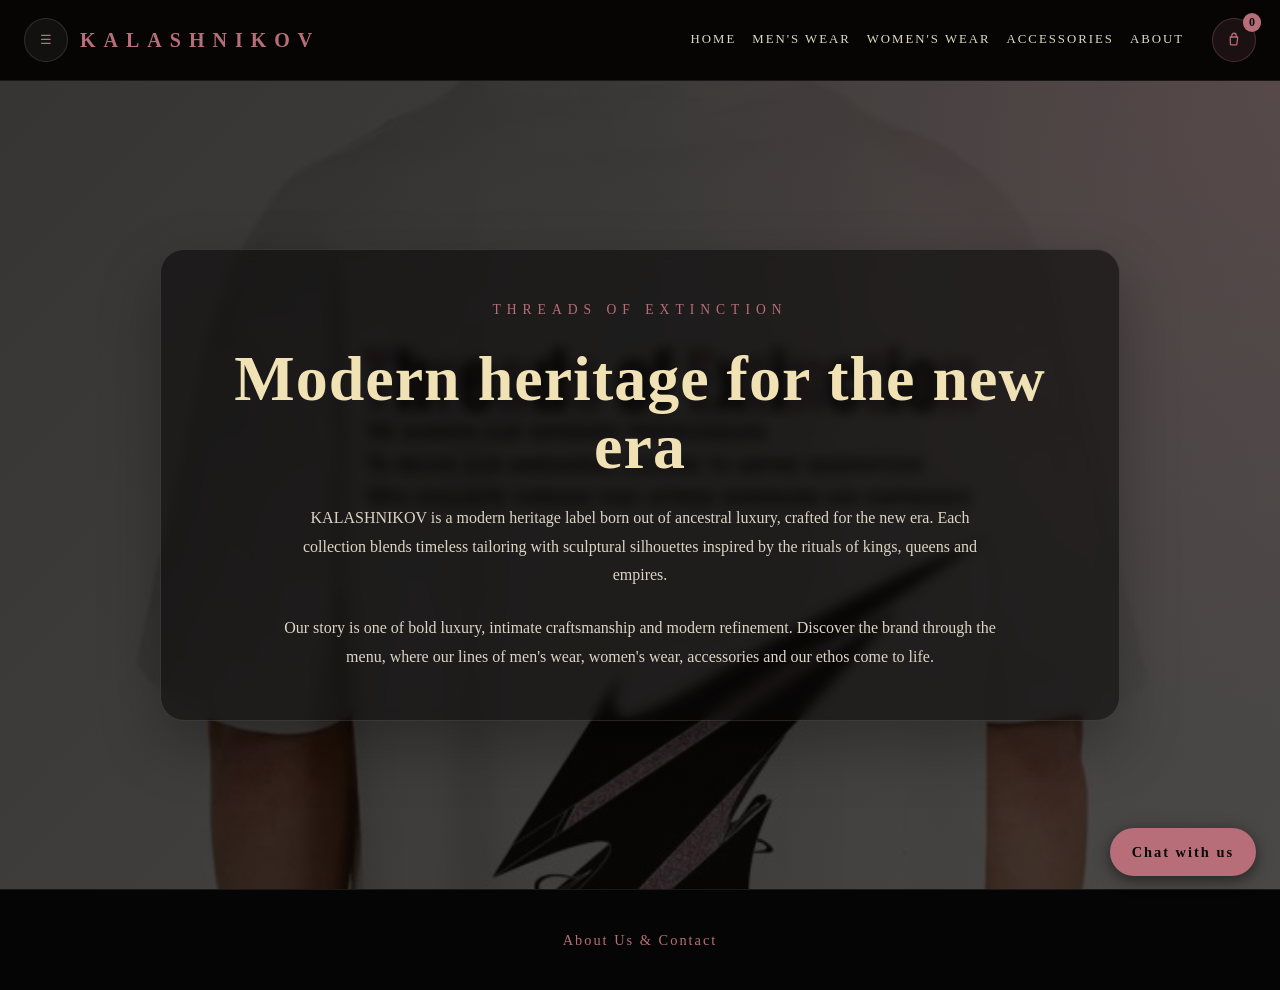
<file: index.html>
<!DOCTYPE html>
<html lang="en">
<head>
    <meta charset="UTF-8">
    <meta name="viewport" content="width=device-width, initial-scale=1.0">
    <meta http-equiv="Cache-Control" content="no-store, no-cache, must-revalidate, max-age=0">
    <meta http-equiv="Pragma" content="no-cache">
    <meta http-equiv="Expires" content="0">
    <title>KALASHNIKOV | Threads of Extinction</title>
    <link rel="stylesheet" href="style.css?v=20260804-3">
</head>
<body>
    <header class="topbar">
        <div class="brand-group">
            <button class="icon-btn menu-toggle" aria-label="Open menu" onclick="toggleMenu()">☰</button>
            <a class="brand-mark" href="index.html" aria-label="Go to homepage">
                <span class="brand-logo">KALASHNIKOV</span>
            </a>
        </div>

        <nav class="header-nav" aria-label="Primary">
            <a href="index.html">Home</a>
            <a href="mens.html">Men's Wear</a>
            <a href="womens.html">Women's Wear</a>
            <a href="accessories.html">Accessories</a>
            <a href="about.html">About</a>
        </nav>

        <div class="topbar-actions">
            <button class="icon-btn cart-button" aria-label="Cart" onclick="toggleCart()">
                <svg viewBox="0 0 24 24" aria-hidden="true" role="img">
                    <path d="M7 8h10l-1.2 9.7a1 1 0 0 1-1 .8H8.2a1 1 0 0 1-1-.8L7 8Z" fill="none" stroke="currentColor" stroke-width="1.7" stroke-linecap="round" stroke-linejoin="round"></path>
                    <path d="M9 8V6a3 3 0 1 1 6 0v2" fill="none" stroke="#b76e79" stroke-width="1.7" stroke-linecap="round"></path>
                </svg>
                <span class="cart-count" id="cart-count">0</span>
            </button>
        </div>
    </header>

    <div id="dropdown-menu" class="dropdown">
        <button class="close-btn" aria-label="Close menu" onclick="toggleMenu()">×</button>
        <nav class="dropdown-links">
            <a href="mens.html">Men's Wear</a>
            <a href="womens.html">Women's Wear</a>
            <a href="accessories.html">Accessories</a>
            <a href="about.html">About Us</a>
            <a class="chat-link" href="https://wa.me/263718489403" target="_blank">Chat with us</a>
        </nav>
    </div>

    <div id="cart-overlay" class="cart-overlay">
        <div class="cart-panel">
            <button class="close-btn" aria-label="Close cart" onclick="toggleCart()">×</button>
            <h2>Your Cart</h2>
            <div id="cart-items" class="cart-items">
                <p class="empty-cart">Your cart is empty.</p>
            </div>
            <div class="cart-total" id="cart-total">Total items: 0</div>
            <button class="checkout-btn" type="button" onclick="checkoutCart()">Checkout</button>
        </div>
    </div>

    <main class="hero">
        <div class="hero-panel">
            <span class="eyebrow">Threads of Extinction</span>
            <h1>Modern heritage for the new era</h1>
            <p class="hero-copy">KALASHNIKOV is a modern heritage label born out of ancestral luxury, crafted for the new era. Each collection blends timeless tailoring with sculptural silhouettes inspired by the rituals of kings, queens and empires.</p>
            <p class="hero-copy">Our story is one of bold luxury, intimate craftsmanship and modern refinement. Discover the brand through the menu, where our lines of men's wear, women's wear, accessories and our ethos come to life.</p>
        </div>
    </main>

    <footer class="footer-bar">
        <a class="footer-link" href="about.html">About Us & Contact</a>
        <a class="chat-btn" href="https://wa.me/263718489403" target="_blank">Chat with us</a>
    </footer>

    <script>
        function toggleMenu() {
            const menu = document.getElementById('dropdown-menu');
            menu.classList.toggle('show');
        }
    </script>
</body>
</html>
</file>
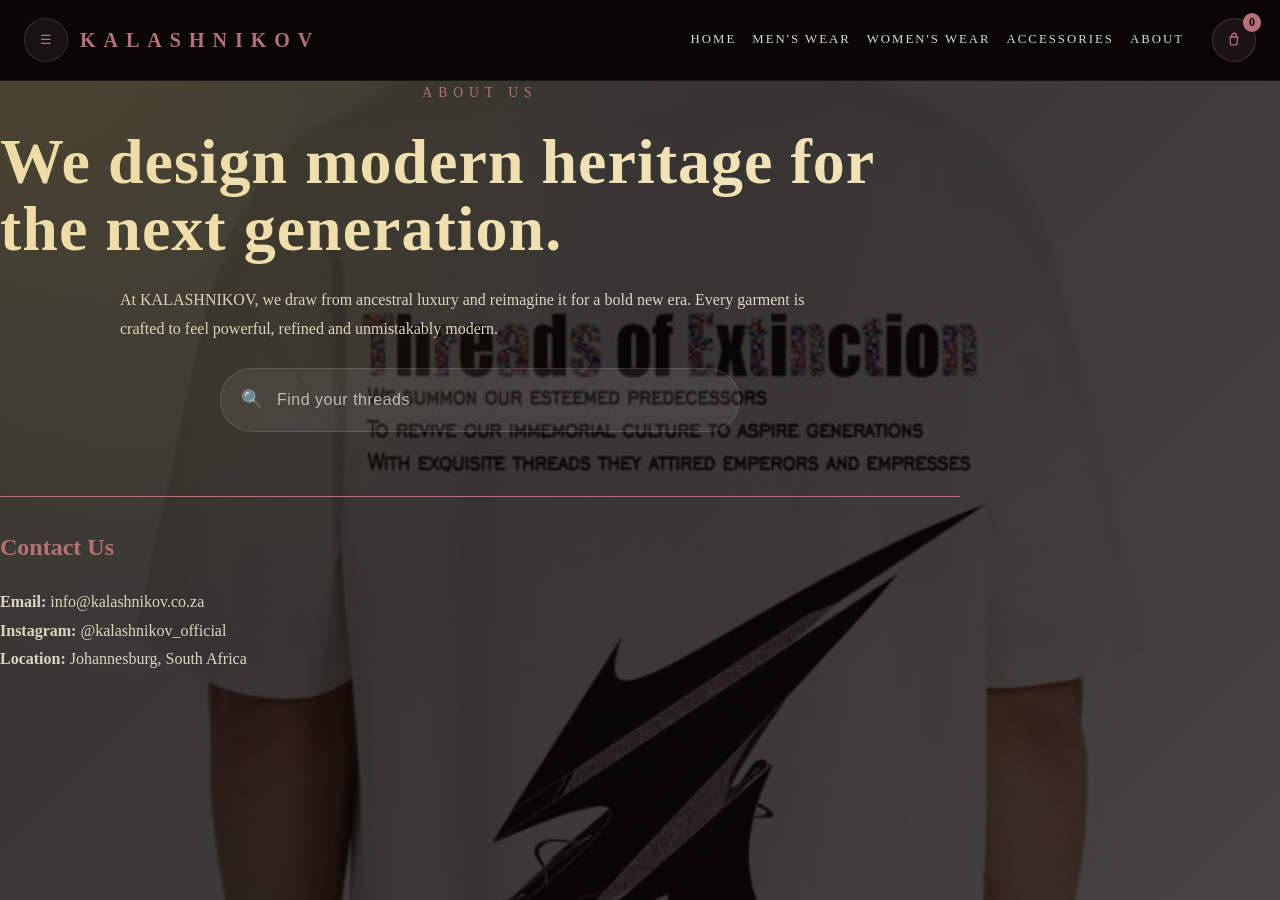
<file: about.html>
<!DOCTYPE html>
<html lang="en">
<head>
    <meta charset="UTF-8">
    <meta name="viewport" content="width=device-width, initial-scale=1.0">
    <meta http-equiv="Cache-Control" content="no-store, no-cache, must-revalidate, max-age=0">
    <meta http-equiv="Pragma" content="no-cache">
    <meta http-equiv="Expires" content="0">
    <title>About Us | KALASHNIKOV</title>
    <link rel="stylesheet" href="style.css?v=20260804-3">
</head>
<body class="about-page">
    <header class="topbar topbar-secondary">
        <div class="brand-group">
            <button class="icon-btn menu-toggle" aria-label="Open menu" onclick="toggleMenu()">☰</button>
            <a class="brand-mark compact" href="index.html" aria-label="Go to homepage">
                <span class="brand-logo">KALASHNIKOV</span>
            </a>
        </div>

        <nav class="header-nav" aria-label="Primary">
            <a href="index.html">Home</a>
            <a href="mens.html">Men's Wear</a>
            <a href="womens.html">Women's Wear</a>
            <a href="accessories.html">Accessories</a>
            <a href="about.html">About</a>
        </nav>

        <div class="topbar-actions">
            <button class="icon-btn cart-button" aria-label="Cart" onclick="toggleCart()">
                <svg viewBox="0 0 24 24" aria-hidden="true" role="img">
                    <path d="M7 8h10l-1.2 9.7a1 1 0 0 1-1 .8H8.2a1 1 0 0 1-1-.8L7 8Z" fill="none" stroke="currentColor" stroke-width="1.7" stroke-linecap="round" stroke-linejoin="round"></path>
                    <path d="M9 8V6a3 3 0 1 1 6 0v2" fill="none" stroke="#b76e79" stroke-width="1.7" stroke-linecap="round"></path>
                </svg>
                <span class="cart-count" id="cart-count">0</span>
            </button>
        </div>
    </header>

    <div id="dropdown-menu" class="dropdown">
        <button class="close-btn" aria-label="Close menu" onclick="toggleMenu()">×</button>
        <nav class="dropdown-links">
            <a href="index.html">Home</a>
            <a href="mens.html">Men's Wear</a>
            <a href="womens.html">Women's Wear</a>
            <a href="accessories.html">Accessories</a>
            <a class="chat-link" href="https://wa.me/263718489403" target="_blank">Chat with us</a>
        </nav>
    </div>

    <div id="cart-overlay" class="cart-overlay">
        <div class="cart-panel">
            <button class="close-btn" aria-label="Close cart" onclick="toggleCart()">×</button>
            <h2>Your Cart</h2>
            <div id="cart-items" class="cart-items">
                <p class="empty-cart">Your cart is empty.</p>
            </div>
            <div class="cart-total" id="cart-total">Total items: 0</div>
            <button class="checkout-btn" type="button" onclick="checkoutCart()">Checkout</button>
        </div>
    </div>

    <main class="about-container">
        <span class="eyebrow">About Us</span>
        <h1>We design modern heritage for the next generation.</h1>
        <p>At KALASHNIKOV, we draw from ancestral luxury and reimagine it for a bold new era. Every garment is crafted to feel powerful, refined and unmistakably modern.</p>
        <form class="search-panel" action="#" role="search">
            <span>🔍</span>
            <input type="search" placeholder="Find your threads" aria-label="Search products">
        </form>

        <section class="contact-info">
            <h2>Contact Us</h2>
            <p><strong>Email:</strong> info@kalashnikov.co.za</p>
            <p><strong>Instagram:</strong> @kalashnikov_official</p>
            <p><strong>Location:</strong> Johannesburg, South Africa</p>
        </section>
    </main>

    <script>
        function toggleMenu() {
            const menu = document.getElementById('dropdown-menu');
            menu.classList.toggle('show');
        }
    </script>
</body>
</html>
</file>
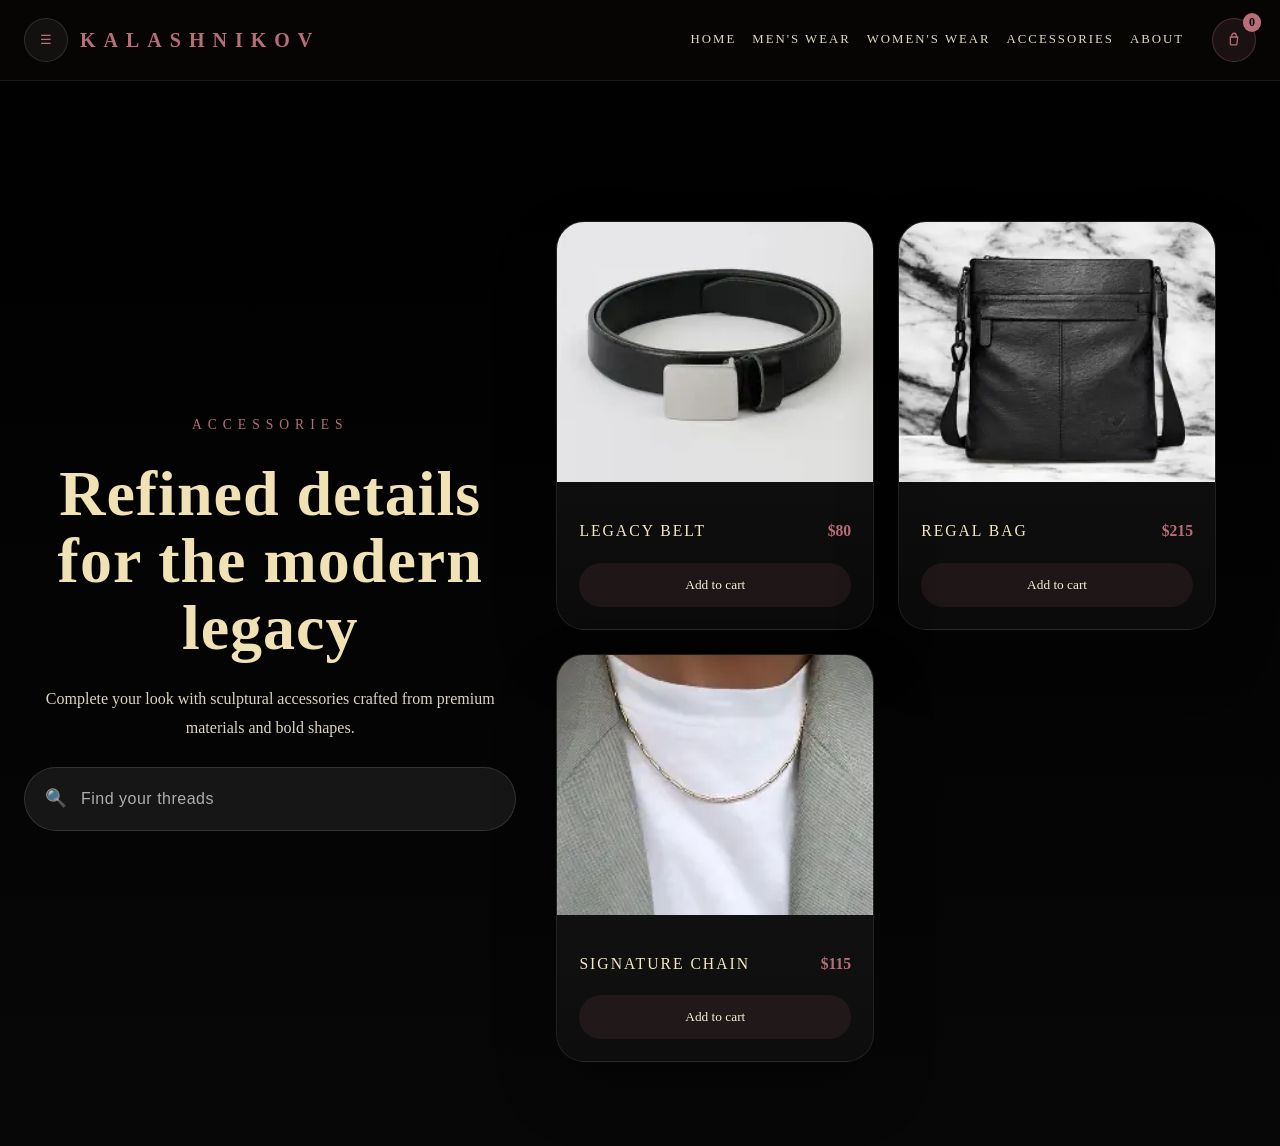
<file: accessories.html>
<!DOCTYPE html>
<html lang="en">
<head>
    <meta charset="UTF-8">
    <meta name="viewport" content="width=device-width, initial-scale=1.0">
    <meta http-equiv="Cache-Control" content="no-store, no-cache, must-revalidate, max-age=0">
    <meta http-equiv="Pragma" content="no-cache">
    <meta http-equiv="Expires" content="0">
    <title>Accessories | KALASHNIKOV</title>
    <link rel="stylesheet" href="style.css?v=20260804-3">
</head>
<body class="category-page">
    <header class="topbar topbar-secondary">
        <div class="brand-group">
            <button class="icon-btn menu-toggle" aria-label="Open menu" onclick="toggleMenu()">☰</button>
            <a class="brand-mark compact" href="index.html" aria-label="Go to homepage">
                <span class="brand-logo">KALASHNIKOV</span>
            </a>
        </div>

        <nav class="header-nav" aria-label="Primary">
            <a href="index.html">Home</a>
            <a href="mens.html">Men's Wear</a>
            <a href="womens.html">Women's Wear</a>
            <a href="accessories.html">Accessories</a>
            <a href="about.html">About</a>
        </nav>

        <div class="topbar-actions">
            <button class="icon-btn cart-button" aria-label="Cart" onclick="toggleCart()">
                <svg viewBox="0 0 24 24" aria-hidden="true" role="img">
                    <path d="M7 8h10l-1.2 9.7a1 1 0 0 1-1 .8H8.2a1 1 0 0 1-1-.8L7 8Z" fill="none" stroke="currentColor" stroke-width="1.7" stroke-linecap="round" stroke-linejoin="round"></path>
                    <path d="M9 8V6a3 3 0 1 1 6 0v2" fill="none" stroke="#b76e79" stroke-width="1.7" stroke-linecap="round"></path>
                </svg>
                <span class="cart-count" id="cart-count">0</span>
            </button>
        </div>
    </header>

    <div id="dropdown-menu" class="dropdown">
        <button class="close-btn" aria-label="Close menu" onclick="toggleMenu()">×</button>
        <nav class="dropdown-links">
            <a href="index.html">Home</a>
            <a href="mens.html">Men's Wear</a>
            <a href="womens.html">Women's Wear</a>
            <a href="about.html">About Us</a>
            <a class="chat-link" href="https://wa.me/263718489403" target="_blank">Chat with us</a>
        </nav>
    </div>

    <div id="cart-overlay" class="cart-overlay">
        <div class="cart-panel">
            <button class="close-btn" aria-label="Close cart" onclick="toggleCart()">×</button>
            <h2>Your Cart</h2>
            <div id="cart-items" class="cart-items">
                <p class="empty-cart">Your cart is empty.</p>
            </div>
            <div class="cart-total" id="cart-total">Total items: 0</div>
            <button class="checkout-btn" type="button" onclick="checkoutCart()">Checkout</button>
        </div>
    </div>

    <main class="category-hero category-accessories">
        <div class="category-copy">
            <span class="eyebrow">Accessories</span>
            <h1>Refined details for the modern legacy</h1>
            <p>Complete your look with sculptural accessories crafted from premium materials and bold shapes.</p>
            <form class="search-panel" action="#" role="search">
                <span>🔍</span>
                <input type="search" placeholder="Find your threads" aria-label="Search products">
            </form>
        </div>

        <div class="product-grid">
            <article class="product-card">
                <img src="images/legacy belt.webp" alt="Legacy Belt">
                <div class="product-detail">
                    <span>Legacy Belt</span>
                    <span class="product-price">$80</span>
                </div>
                <button class="add-to-cart" data-product="Legacy Belt" data-price="80" type="button">Add to cart</button>
            </article>
            <article class="product-card">
                <img src="images/regal bag.webp" alt="Regal Bag">
                <div class="product-detail">
                    <span>Regal Bag</span>
                    <span class="product-price">$215</span>
                </div>
                <button class="add-to-cart" data-product="Regal Bag" data-price="215" type="button">Add to cart</button>
            </article>
            <article class="product-card">
                <img src="images/signature chain.webp" alt="Signature Chain">
                <div class="product-detail">
                    <span>Signature Chain</span>
                    <span class="product-price">$115</span>
                </div>
                <button class="add-to-cart" data-product="Signature Chain" data-price="115" type="button">Add to cart</button>
            </article>
        </div>
    </main>

    <script src="script.js"></script>
</body>
</html>
</file>
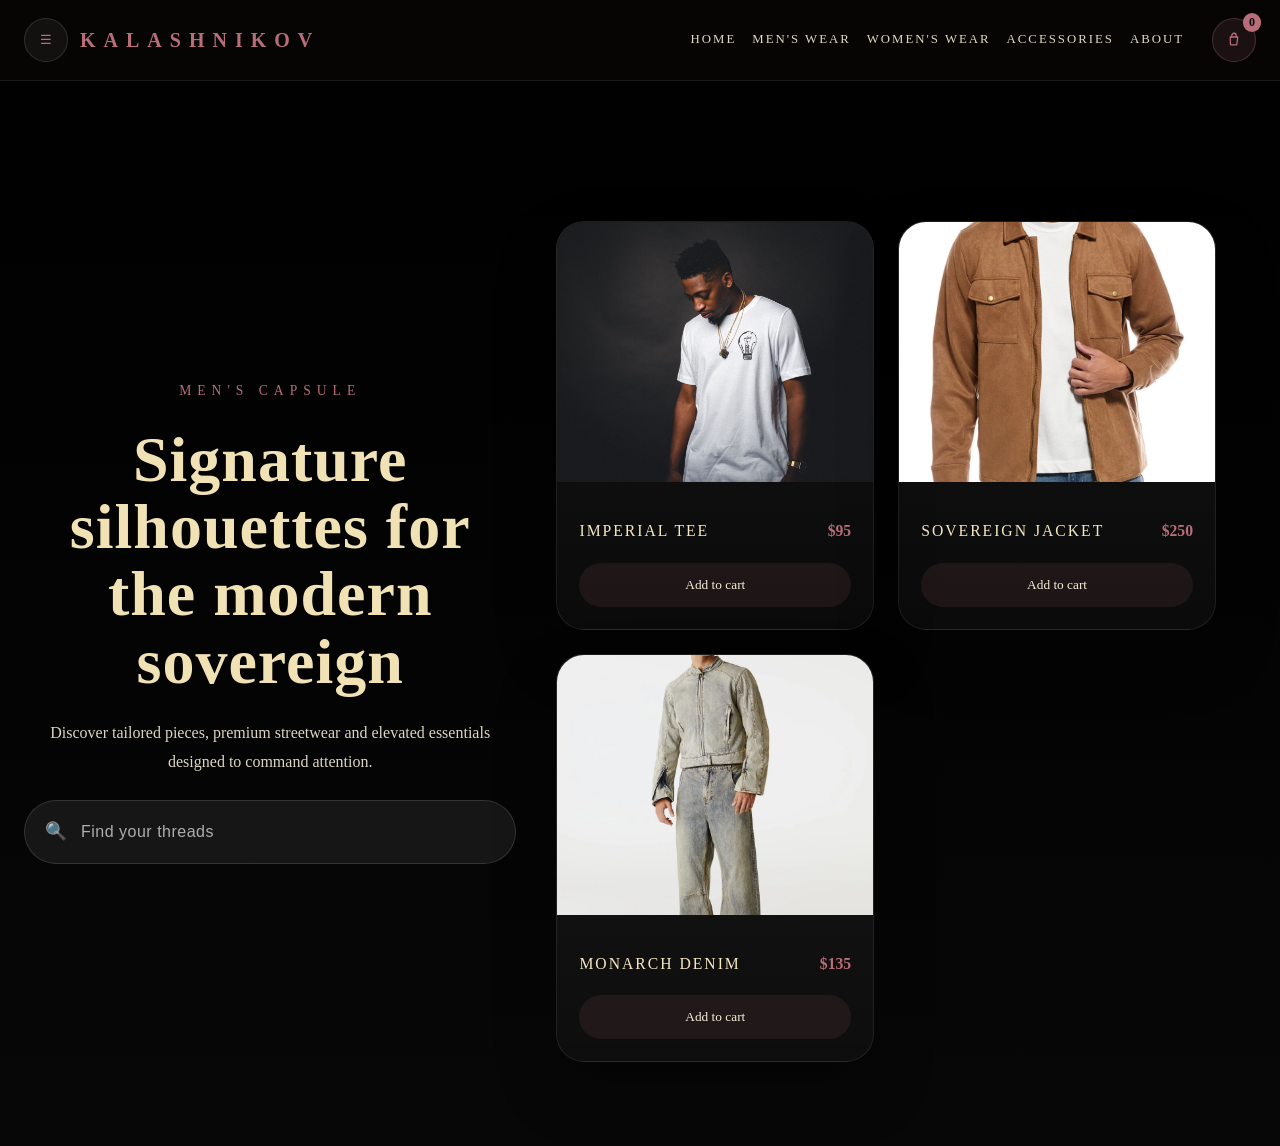
<file: mens.html>
<!DOCTYPE html>
<html lang="en">
<head>
    <meta charset="UTF-8">
    <meta name="viewport" content="width=device-width, initial-scale=1.0">
    <meta http-equiv="Cache-Control" content="no-store, no-cache, must-revalidate, max-age=0">
    <meta http-equiv="Pragma" content="no-cache">
    <meta http-equiv="Expires" content="0">
    <title>Men's Wear | KALASHNIKOV</title>
    <link rel="stylesheet" href="style.css?v=20260804-3">
</head>
<body class="category-page">
    <header class="topbar topbar-secondary">
        <div class="brand-group">
            <button class="icon-btn menu-toggle" aria-label="Open menu" onclick="toggleMenu()">☰</button>
            <a class="brand-mark compact" href="index.html" aria-label="Go to homepage">
                <span class="brand-logo">KALASHNIKOV</span>
            </a>
        </div>

        <nav class="header-nav" aria-label="Primary">
            <a href="index.html">Home</a>
            <a href="mens.html">Men's Wear</a>
            <a href="womens.html">Women's Wear</a>
            <a href="accessories.html">Accessories</a>
            <a href="about.html">About</a>
        </nav>

        <div class="topbar-actions">
            <button class="icon-btn cart-button" aria-label="Cart" onclick="toggleCart()">
                <svg viewBox="0 0 24 24" aria-hidden="true" role="img">
                    <path d="M7 8h10l-1.2 9.7a1 1 0 0 1-1 .8H8.2a1 1 0 0 1-1-.8L7 8Z" fill="none" stroke="currentColor" stroke-width="1.7" stroke-linecap="round" stroke-linejoin="round"></path>
                    <path d="M9 8V6a3 3 0 1 1 6 0v2" fill="none" stroke="#b76e79" stroke-width="1.7" stroke-linecap="round"></path>
                </svg>
                <span class="cart-count" id="cart-count">0</span>
            </button>
        </div>
    </header>

    <div id="dropdown-menu" class="dropdown">
        <button class="close-btn" aria-label="Close menu" onclick="toggleMenu()">×</button>
        <nav class="dropdown-links">
            <a href="index.html">Home</a>
            <a href="womens.html">Women's Wear</a>
            <a href="accessories.html">Accessories</a>
            <a href="about.html">About Us</a>
            <a class="chat-link" href="https://wa.me/263718489403" target="_blank">Chat with us</a>
        </nav>
    </div>

    <div id="cart-overlay" class="cart-overlay">
        <div class="cart-panel">
            <button class="close-btn" aria-label="Close cart" onclick="toggleCart()">×</button>
            <h2>Your Cart</h2>
            <div id="cart-items" class="cart-items">
                <p class="empty-cart">Your cart is empty.</p>
            </div>
            <div class="cart-total" id="cart-total">Total items: 0</div>
            <button class="checkout-btn" type="button" onclick="checkoutCart()">Checkout</button>
        </div>
    </div>

    <main class="category-hero category-mens">
        <div class="category-copy">
            <span class="eyebrow">Men's Capsule</span>
            <h1>Signature silhouettes for the modern sovereign</h1>
            <p>Discover tailored pieces, premium streetwear and elevated essentials designed to command attention.</p>
            <form class="search-panel" action="#" role="search">
                <span>🔍</span>
                <input type="search" placeholder="Find your threads" aria-label="Search products">
            </form>
        </div>

        <div class="product-grid">
            <article class="product-card">
                <img src="images/imperial tee.jpeg" alt="Imperial Tee">
                <div class="product-detail">
                    <span>Imperial Tee</span>
                    <span class="product-price">$95</span>
                </div>
                <button class="add-to-cart" data-product="Imperial Tee" data-price="95" type="button">Add to cart</button>
            </article>
            <article class="product-card">
                <img src="images/sovereign jacket.webp" alt="Sovereign Jacket">
                <div class="product-detail">
                    <span>Sovereign Jacket</span>
                    <span class="product-price">$250</span>
                </div>
                <button class="add-to-cart" data-product="Sovereign Jacket" data-price="250" type="button">Add to cart</button>
            </article>
            <article class="product-card">
                <img src="images/monach denim.webp" alt="Monarch Denim">
                <div class="product-detail">
                    <span>Monarch Denim</span>
                    <span class="product-price">$135</span>
                </div>
                <button class="add-to-cart" data-product="Monarch Denim" data-price="135" type="button">Add to cart</button>
            </article>
        </div>
    </main>

    <script src="script.js"></script>
</body>
</html>
</file>
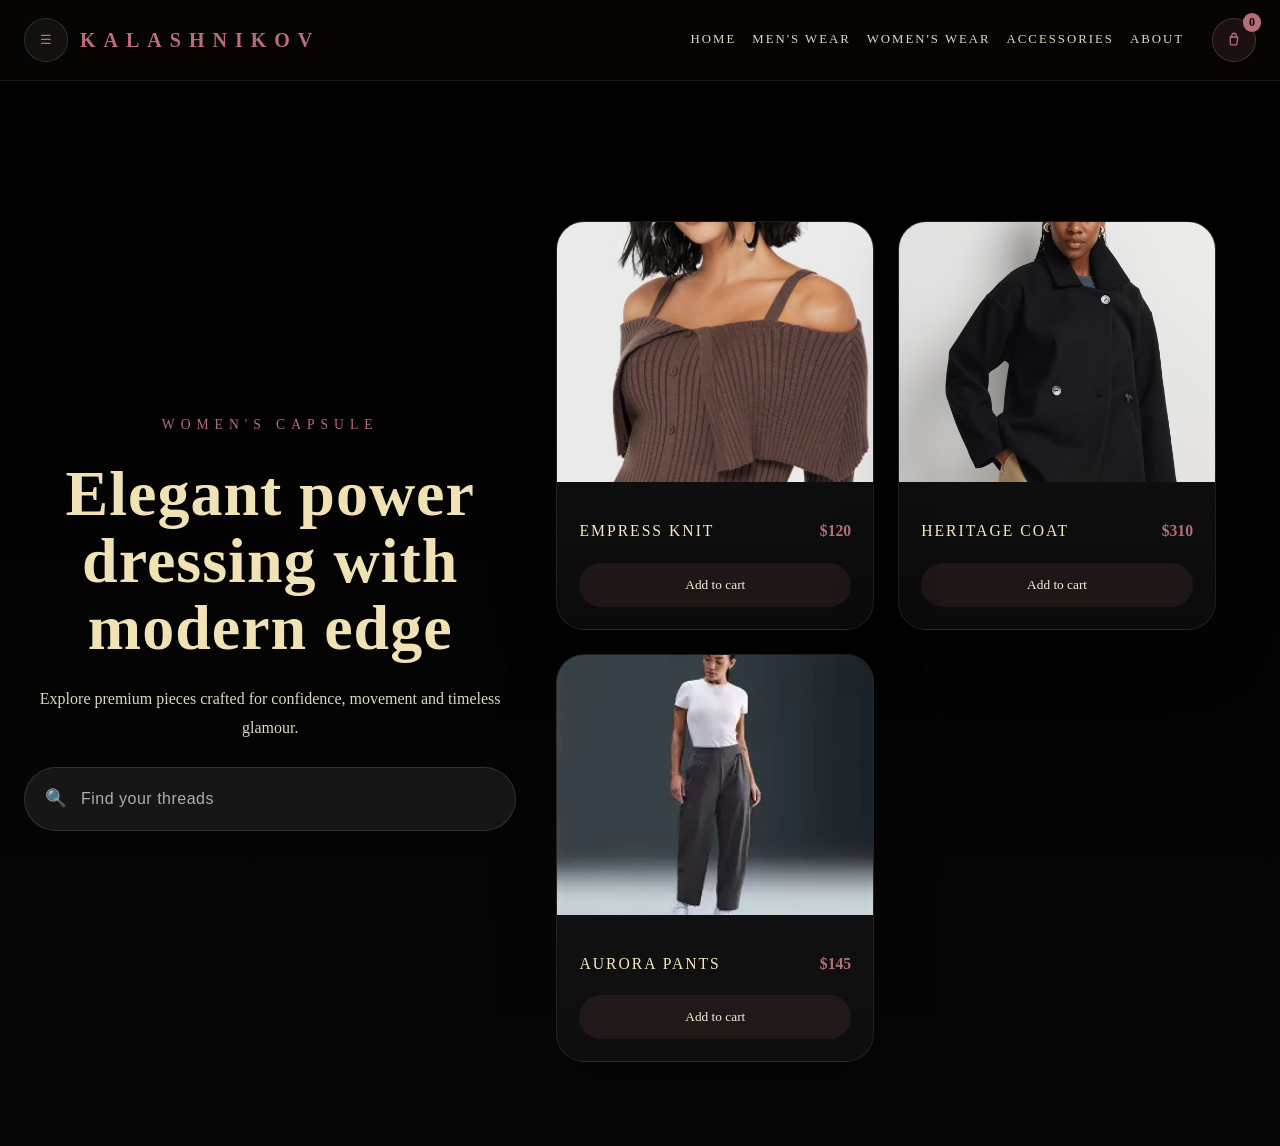
<file: womens.html>
<!DOCTYPE html>
<html lang="en">
<head>
    <meta charset="UTF-8">
    <meta name="viewport" content="width=device-width, initial-scale=1.0">
    <meta http-equiv="Cache-Control" content="no-store, no-cache, must-revalidate, max-age=0">
    <meta http-equiv="Pragma" content="no-cache">
    <meta http-equiv="Expires" content="0">
    <title>Women's Wear | KALASHNIKOV</title>
    <link rel="stylesheet" href="style.css?v=20260804-3">
</head>
<body class="category-page">
    <header class="topbar topbar-secondary">
        <div class="brand-group">
            <button class="icon-btn menu-toggle" aria-label="Open menu" onclick="toggleMenu()">☰</button>
            <a class="brand-mark compact" href="index.html" aria-label="Go to homepage">
                <span class="brand-logo">KALASHNIKOV</span>
            </a>
        </div>

        <nav class="header-nav" aria-label="Primary">
            <a href="index.html">Home</a>
            <a href="mens.html">Men's Wear</a>
            <a href="womens.html">Women's Wear</a>
            <a href="accessories.html">Accessories</a>
            <a href="about.html">About</a>
        </nav>

        <div class="topbar-actions">
            <button class="icon-btn cart-button" aria-label="Cart" onclick="toggleCart()">
                <svg viewBox="0 0 24 24" aria-hidden="true" role="img">
                    <path d="M7 8h10l-1.2 9.7a1 1 0 0 1-1 .8H8.2a1 1 0 0 1-1-.8L7 8Z" fill="none" stroke="currentColor" stroke-width="1.7" stroke-linecap="round" stroke-linejoin="round"></path>
                    <path d="M9 8V6a3 3 0 1 1 6 0v2" fill="none" stroke="#b76e79" stroke-width="1.7" stroke-linecap="round"></path>
                </svg>
                <span class="cart-count" id="cart-count">0</span>
            </button>
        </div>
    </header>

    <div id="dropdown-menu" class="dropdown">
        <button class="close-btn" aria-label="Close menu" onclick="toggleMenu()">×</button>
        <nav class="dropdown-links">
            <a href="index.html">Home</a>
            <a href="mens.html">Men's Wear</a>
            <a href="accessories.html">Accessories</a>
            <a href="about.html">About Us</a>
            <a class="chat-link" href="https://wa.me/263718489403" target="_blank">Chat with us</a>
        </nav>
    </div>

    <div id="cart-overlay" class="cart-overlay">
        <div class="cart-panel">
            <button class="close-btn" aria-label="Close cart" onclick="toggleCart()">×</button>
            <h2>Your Cart</h2>
            <div id="cart-items" class="cart-items">
                <p class="empty-cart">Your cart is empty.</p>
            </div>
            <div class="cart-total" id="cart-total">Total items: 0</div>
            <button class="checkout-btn" type="button" onclick="checkoutCart()">Checkout</button>
        </div>
    </div>

    <main class="category-hero category-womens">
        <div class="category-copy">
            <span class="eyebrow">Women's Capsule</span>
            <h1>Elegant power dressing with modern edge</h1>
            <p>Explore premium pieces crafted for confidence, movement and timeless glamour.</p>
            <form class="search-panel" action="#" role="search">
                <span>🔍</span>
                <input type="search" placeholder="Find your threads" aria-label="Search products">
            </form>
        </div>

        <div class="product-grid">
            <article class="product-card">
                <img src="images/empress knit.jpg" alt="Empress Knit">
                <div class="product-detail">
                    <span>Empress Knit</span>
                    <span class="product-price">$120</span>
                </div>
                <button class="add-to-cart" data-product="Empress Knit" data-price="120" type="button">Add to cart</button>
            </article>
            <article class="product-card">
                <img src="images/heritage coat women.png" alt="Heritage Coat">
                <div class="product-detail">
                    <span>Heritage Coat</span>
                    <span class="product-price">$310</span>
                </div>
                <button class="add-to-cart" data-product="Heritage Coat" data-price="310" type="button">Add to cart</button>
            </article>
            <article class="product-card">
                <img src="images/aurora pants.webp" alt="Aurora Pants">
                <div class="product-detail">
                    <span>Aurora Pants</span>
                    <span class="product-price">$145</span>
                </div>
                <button class="add-to-cart" data-product="Aurora Pants" data-price="145" type="button">Add to cart</button>
            </article>
        </div>
    </main>

    <script src="script.js"></script>
</body>
</html>
</file>
<file: style.css>
/* Reset and Base Styles */
* {
  margin: 0;
  padding: 0;
  box-sizing: border-box;
}

html {
  scroll-behavior: smooth;
}

body {
  font-family: 'Georgia', serif;
  color: #f6f0d8;
  background: #080707;
  min-height: 100vh;
  line-height: 1.7;
  overflow-x: hidden;
}

img {
  max-width: 100%;
  display: block;
}

a {
  color: inherit;
  text-decoration: none;
}

button,
.icon-btn {
  font-family: inherit;
}

.topbar,
.topbar-secondary {
  position: sticky;
  top: 0;
  z-index: 20;
  display: flex;
  justify-content: space-between;
  align-items: center;
  padding: 18px 24px;
  gap: 16px;
  background: rgba(7, 6, 5, 0.96);
  border-bottom: 1px solid rgba(255, 255, 255, 0.08);
}

.brand-group {
  display: flex;
  align-items: center;
  gap: 12px;
}

.topbar-actions {
  display: flex;
  align-items: center;
  gap: 10px;
}

.header-nav {
  display: flex;
  align-items: center;
  justify-content: center;
  gap: 16px;
  margin-left: auto;
  margin-right: 12px;
  flex-wrap: wrap;
}

.header-nav a {
  font-size: 0.8rem;
  letter-spacing: 2px;
  text-transform: uppercase;
  color: #f6f0d8;
  opacity: 0.9;
  transition: color 0.2s ease, opacity 0.2s ease;
}

.header-nav a:hover {
  color: #b76e79;
  opacity: 1;
}

.brand-mark {
  display: flex;
  flex-direction: column;
  align-items: center;
  gap: 4px;
  letter-spacing: 8px;
  text-transform: uppercase;
  color: #b76e79;
  font-weight: 700;
}

.brand-mark.compact {
  align-items: flex-start;
}

.brand-logo,
.brand-subtitle {
  display: block;
}

.brand-logo {
  font-size: 1.25rem;
}

.brand-subtitle {
  font-size: 0.75rem;
  letter-spacing: 4px;
  opacity: 0.85;
}

.icon-stack {
  display: flex;
  gap: 12px;
}

.icon-btn,
button.checkout-btn,
button.add-to-cart {
  display: inline-flex;
  align-items: center;
  justify-content: center;
  border: none;
  border-radius: 999px;
  cursor: pointer;
  transition: transform 0.25s ease, background 0.25s ease, opacity 0.25s ease;
}

.icon-btn {
  width: 44px;
  height: 44px;
  border: 1px solid rgba(255, 255, 255, 0.12);
  background: rgba(255, 255, 255, 0.05);
  color: #b76e79;
}

.menu-toggle {
  display: inline-flex;
}

.icon-btn:hover {
  transform: translateY(-1px);
  background: rgba(183, 110, 121, 0.15);
}

.cart-button {
  position: relative;
  color: #b76e79;
  background: rgba(183, 110, 121, 0.12);
  border-color: rgba(183, 110, 121, 0.3);
}

.cart-button svg {
  width: 18px;
  height: 18px;
  display: block;
}

.cart-count {
  position: absolute;
  top: -6px;
  right: -6px;
  min-width: 18px;
  padding: 2px 6px;
  border-radius: 999px;
  background: #b76e79;
  color: #080707;
  font-size: 0.75rem;
  font-weight: 700;
  display: inline-flex;
  align-items: center;
  justify-content: center;
}

.cart-overlay {
  position: fixed;
  inset: 0;
  background: rgba(0, 0, 0, 0.85);
  display: flex;
  justify-content: center;
  align-items: center;
  opacity: 0;
  pointer-events: none;
  transition: opacity 0.25s ease;
  z-index: 30;
}

.cart-overlay.show {
  opacity: 1;
  pointer-events: auto;
}

.cart-panel {
  width: min(520px, calc(100% - 40px));
  padding: 32px;
  border-radius: 30px;
  background: #0f0d0c;
  border: 1px solid rgba(183, 110, 121, 0.25);
  box-shadow: 0 28px 70px rgba(0, 0, 0, 0.45);
  display: grid;
  gap: 22px;
}

.cart-panel h2 {
  margin: 0;
  color: #f6f0d8;
  font-size: 1.65rem;
  letter-spacing: 2px;
}

.cart-items {
  display: grid;
  gap: 14px;
}

.cart-item {
  display: flex;
  justify-content: space-between;
  align-items: center;
  padding: 16px 18px;
  border-radius: 18px;
  background: rgba(255, 255, 255, 0.05);
  border: 1px solid rgba(255, 255, 255, 0.08);
  color: #f6f0d8;
}

.cart-line-left {
  display: flex;
  flex-direction: column;
  gap: 6px;
}

.cart-line-right {
  font-weight: 700;
  color: #b76e79;
}

.cart-meta {
  font-size: 0.85rem;
  color: rgba(246, 240, 216, 0.8);
}

.cart-total {
  color: #b76e79;
  font-weight: 700;
  letter-spacing: 1px;
}

.checkout-btn {
  width: 100%;
  padding: 16px 18px;
  background: #b76e79;
  color: #080707;
  font-size: 1rem;
  font-weight: 700;
}

.checkout-btn:hover {
  transform: translateY(-1px);
  opacity: 0.95;
}

.empty-cart {
  color: rgba(246, 240, 216, 0.85);
  font-size: 0.95rem;
}

.hero,
.category-hero {
  min-height: calc(100vh - 92px);
  display: flex;
  align-items: center;
  justify-content: center;
  padding: 44px 24px;
  text-align: center;
  background: linear-gradient(180deg, rgba(0, 0, 0, 0.96), rgba(8, 7, 7, 0.96));
}

.hero {
  position: relative;
  overflow: hidden;
  background:
    linear-gradient(135deg, rgba(7, 6, 5, 0.8), rgba(10, 8, 6, 0.72)),
    url('images/background.jpeg') center/cover no-repeat;
  isolation: isolate;
}

.hero::before {
  content: '';
  position: absolute;
  inset: 0;
  background: radial-gradient(circle at top right, rgba(183, 110, 121, 0.18), transparent 45%);
  pointer-events: none;
  z-index: -1;
}

.hero-panel,
.category-copy,
.about-container {
  width: min(960px, 100%);
  display: flex;
  flex-direction: column;
  gap: 24px;
  align-items: center;
}

.hero-panel {
  position: relative;
  z-index: 1;
  padding: clamp(28px, 5vw, 48px);
  border-radius: 24px;
  background: rgba(9, 8, 7, 0.58);
  border: 1px solid rgba(255, 255, 255, 0.12);
  box-shadow: 0 24px 60px rgba(0, 0, 0, 0.28);
  backdrop-filter: blur(6px);
  -webkit-backdrop-filter: blur(6px);
}

.eyebrow {
  font-size: 0.85rem;
  letter-spacing: 6px;
  text-transform: uppercase;
  color: #b76e79;
}

.hero-panel h1,
.category-copy h1,
.about-container h1 {
  font-size: clamp(2.4rem, 6vw, 4rem);
  line-height: 1.05;
  letter-spacing: 1px;
  color: #f1e2b5;
}

.hero-copy,
.category-copy p,
.about-container p {
  max-width: 720px;
  color: #ddd5c4;
  font-size: 1rem;
  line-height: 1.8;
}

.search-panel {
  width: 100%;
  max-width: 520px;
  display: flex;
  align-items: center;
  gap: 14px;
  padding: 16px 20px;
  border-radius: 999px;
  background: rgba(255, 255, 255, 0.07);
  border: 1px solid rgba(255, 255, 255, 0.12);
}

.search-panel span {
  color: rgba(255, 255, 255, 0.85);
  font-size: 1.1rem;
}

.search-panel input {
  flex: 1;
  border: none;
  outline: none;
  background: transparent;
  color: #fff;
  font-size: 1rem;
  letter-spacing: 0.5px;
}

.search-panel input::placeholder {
  color: rgba(255, 255, 255, 0.65);
}

.product-grid {
  display: grid;
  grid-template-columns: repeat(auto-fit, minmax(250px, 1fr));
  gap: 24px;
  padding: 40px;
  width: 100%;
}

.product-card {
  min-height: 320px;
  padding: 0;
  border-radius: 28px;
  border: 1px solid rgba(255, 255, 255, 0.08);
  background: linear-gradient(180deg, rgba(255,255,255,0.08), rgba(255,255,255,0.03));
  box-shadow: 0 28px 60px rgba(0, 0, 0, 0.25);
  display: flex;
  flex-direction: column;
  justify-content: space-between;
  gap: 18px;
  text-transform: uppercase;
  letter-spacing: 2px;
  color: #f5e7c2;
  font-size: 1.05rem;
  overflow: hidden;
  transition: transform 0.25s ease, box-shadow 0.25s ease;
}

.product-card:hover {
  transform: translateY(-3px);
  box-shadow: 0 24px 50px rgba(0, 0, 0, 0.32);
}

.product-card img {
  width: 100%;
  height: 260px;
  object-fit: cover;
  display: block;
}

.product-detail {
  display: flex;
  justify-content: space-between;
  align-items: center;
  padding: 18px 22px 0;
  gap: 12px;
  width: 100%;
  font-size: 0.98rem;
}

.product-detail span {
  display: block;
}

.product-price {
  color: #b76e79;
  font-weight: 700;
  letter-spacing: 0;
}

.add-to-cart {
  margin: 0 22px 22px;
  padding: 14px 18px;
  border: 1px solid rgba(183, 110, 121, 0.35);
  background: rgba(183, 110, 121, 0.1);
  color: #f6f0d8;
}

.add-to-cart:hover {
  transform: translateY(-1px);
  background: rgba(183, 110, 121, 0.18);
}

.about-page {
  position: relative;
  min-height: 100vh;
  background:
    linear-gradient(135deg, rgba(7, 6, 5, 0.82), rgba(10, 8, 6, 0.74)),
    url('images/background.jpeg') center/cover no-repeat;
  color: white;
}

.about-page::before {
  content: '';
  position: absolute;
  inset: 0;
  background: radial-gradient(circle at top left, rgba(212, 175, 55, 0.16), transparent 45%);
  pointer-events: none;
}

..about-container {
  position: relative;
  z-index: 1;
  max-width: 840px;
  margin: 100px auto;
  text-align: center;
  padding: clamp(28px, 5vw, 40px);
  border-radius: 24px;
  background: rgba(9, 8, 7, 0.58);
  border: 1px solid rgba(255, 255, 255, 0.12);
  box-shadow: 0 24px 60px rgba(0, 0, 0, 0.28);
  backdrop-filter: blur(6px);
  -webkit-backdrop-filter: blur(6px);
}

.about-container h1 {
  color: #f1e2b5;
}

.contact-info {
  width: 100%;
  border-top: 1px solid #b76e79;
  padding-top: 30px;
  margin-top: 40px;
}

.contact-info h2 {
  color: #b76e79;
  margin-bottom: 20px;
}

.category-copy {
  width: min(860px, 100%);
  margin-bottom: 40px;
}

.category-copy h1 {
  max-width: 760px;
}

.category-hero {
  padding-top: 100px;
  text-align: center;
}

.footer-bar {
  display: flex;
  justify-content: center;
  flex-wrap: wrap;
  gap: 18px;
  padding: 26px 24px;
  border-top: 1px solid rgba(255, 255, 255, 0.08);
  background: #060505;
}

.footer-link,
.chat-btn {
  color: #b76e79;
  letter-spacing: 2px;
  font-size: 0.9rem;
}

.footer-link {
  padding: 12px 16px;
}

.chat-btn {
  position: fixed;
  bottom: 24px;
  right: 24px;
  background: #b76e79;
  color: #080707;
  padding: 12px 22px;
  border-radius: 50px;
  font-weight: 700;
  box-shadow: 0 4px 15px rgba(0, 0, 0, 0.5);
  z-index: 100;
}

.chat-btn:hover {
  transform: scale(1.05);
}

input:focus,
.search-panel input:focus,
button:focus {
  outline: none;
  border-color: #b76e79;
}

.dropdown {
  position: fixed;
  inset: 0;
  background: rgba(0, 0, 0, 0.95);
  display: none;
  flex-direction: column;
  justify-content: center;
  align-items: center;
  padding: 40px;
  z-index: 1000;
}

.dropdown.show {
  display: flex;
}

.dropdown-links {
  display: flex;
  flex-direction: column;
  align-items: center;
  gap: 18px;
}

.dropdown a {
  color: #b76e79;
  font-size: 2rem;
  text-decoration: none;
}

.close-btn {
  position: absolute;
  top: 24px;
  right: 24px;
  font-size: 2.5rem;
  color: white;
  background: transparent;
  border: none;
  cursor: pointer;
}

@media (max-width: 900px) {
  .topbar,
  .topbar-secondary {
    flex-wrap: wrap;
  }

  .header-nav {
    order: 3;
    width: 100%;
    justify-content: center;
    margin: 4px 0 0;
  }
}

@media (max-width: 768px) {
  .menu-toggle {
    display: inline-flex;
  }

  .topbar-actions {
    margin-left: auto;
  }

  .header-nav {
    display: flex;
    width: 100%;
    justify-content: center;
    margin: 8px 0 0;
    order: 3;
  }

  .header-nav a {
    font-size: 0.72rem;
    letter-spacing: 1px;
  }

  .topbar,
  .topbar-secondary {
    padding: 16px 18px;
  }

  .brand-logo {
    font-size: 1rem;
  }

  .hero,
  .category-hero {
    padding: 24px 16px;
    align-items: flex-start;
  }

  .category-hero {
    display: block;
    min-height: auto;
    padding: 24px 16px 32px;
  }

  .category-copy {
    width: 100%;
    margin-bottom: 20px;
    text-align: left;
  }

  .hero-panel {
    width: 100%;
    padding: 24px 20px;
  }

  h1 {
    font-size: 1.9rem;
  }

  p,
  .hero-copy,
  .category-copy p,
  .about-container p {
    font-size: 0.95rem;
  }

  .product-grid {
    padding: 0 0 24px;
    display: block;
    width: 100%;
    overflow: visible;
  }

  .product-grid::-webkit-scrollbar {
    display: none;
  }

  .product-grid::-webkit-scrollbar {
    height: 7px;
  }

  .product-grid::-webkit-scrollbar-thumb {
    background: rgba(183, 110, 121, 0.6);
    border-radius: 999px;
  }

  .product-card {
    min-height: auto;
    width: 100%;
    flex: 0 0 auto;
    border-radius: 24px;
    margin-bottom: 14px;
  }

  .product-card img {
    height: 240px;
    object-fit: contain;
    object-position: center;
    background: rgba(255,255,255,0.04);
    padding: 10px;
  }

  .product-detail {
    padding: 16px 16px 0;
    font-size: 0.92rem;
  }

  .add-to-cart {
    margin: 0 16px 16px;
    padding: 12px 14px;
  }

  .about-container {
    padding: 20px 16px;
    margin: 32px auto 64px;
  }

  .cart-panel {
    width: min(92vw, 520px);
    padding: 24px;
  }

  .chat-btn {
    right: 16px;
    bottom: 16px;
  }
}
</file>
